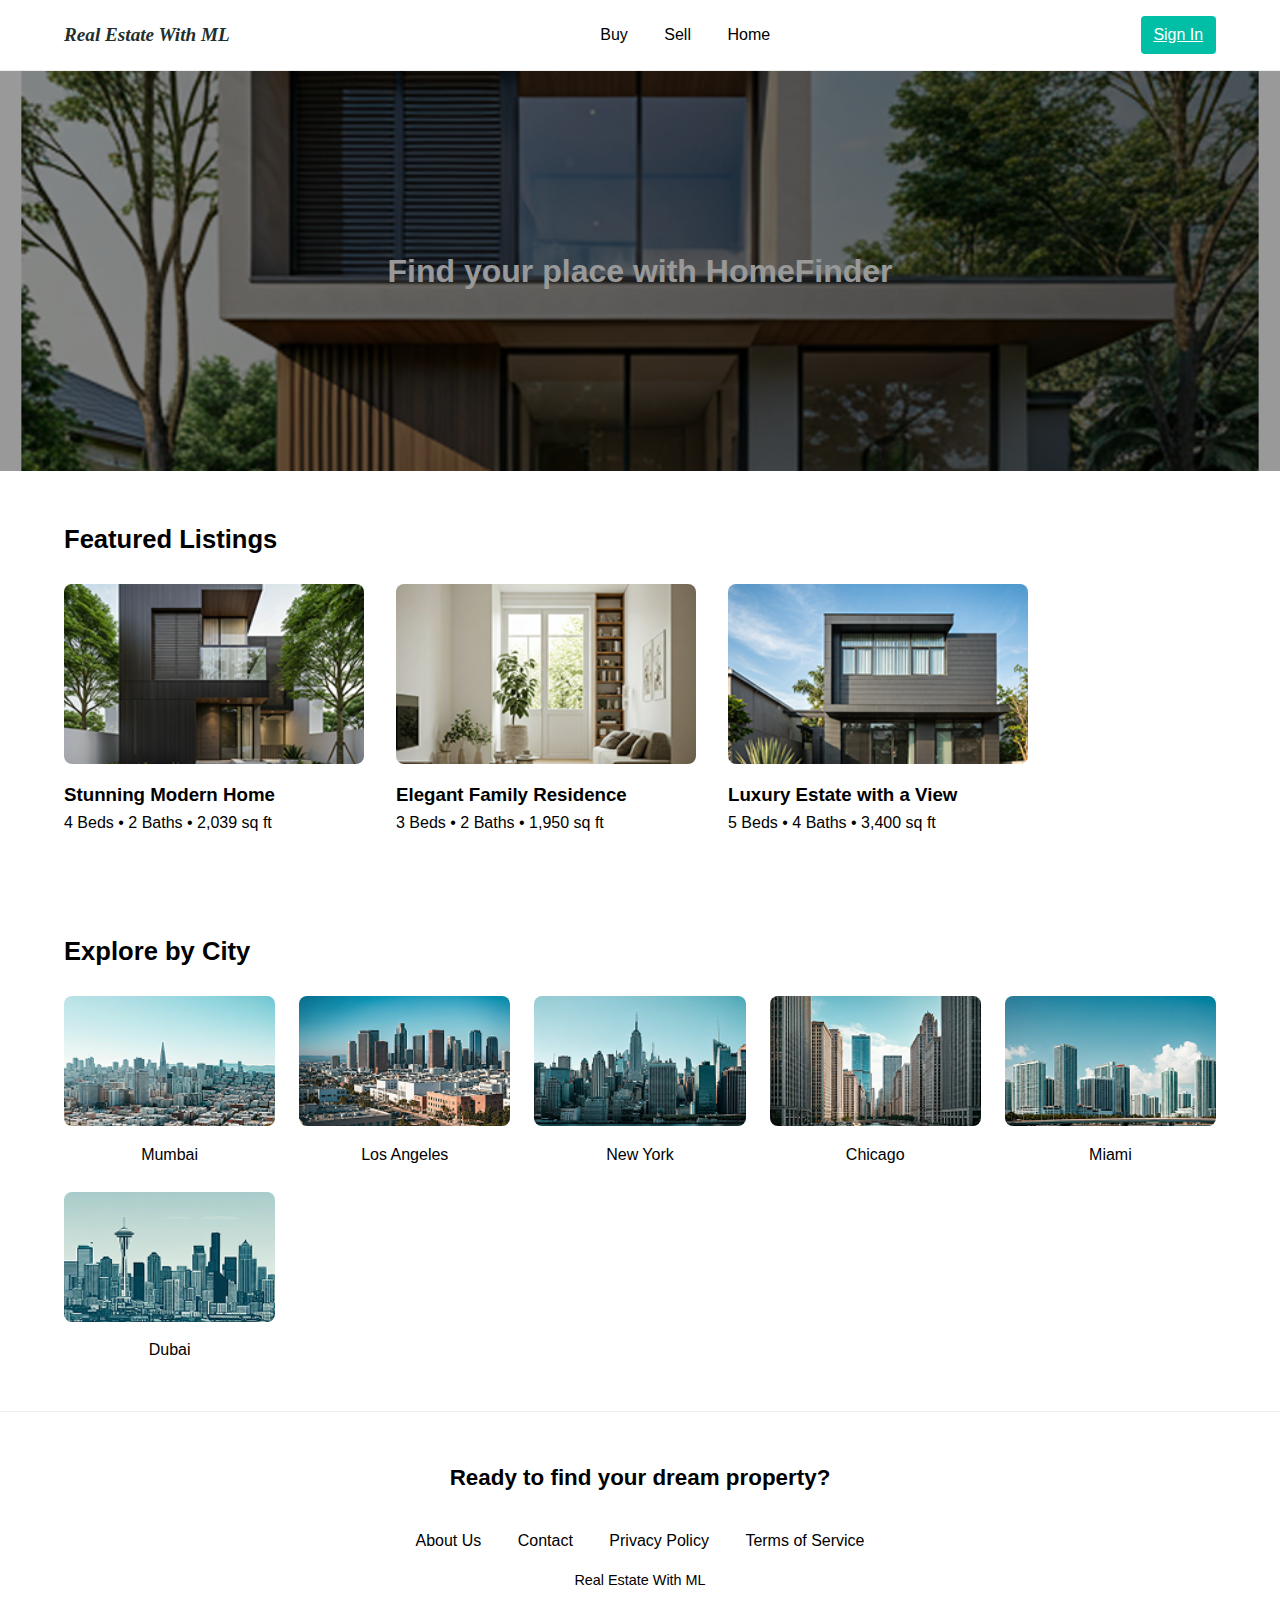
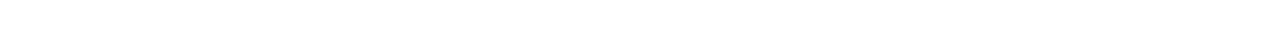
<file: index.html>
<!DOCTYPE html>
<html lang="en">
<head>
  <meta charset="UTF-8" />
  <meta name="viewport" content="width=device-width, initial-scale=1.0" />
  <title>HomeFinder</title>
  <link rel="stylesheet" href="index.css" />
</head>
<body>

  <!-- Navbar -->
  <header class="navbar">
    <div class="logo">Real Estate With ML</div>

    <nav>
      <a href="#">Buy</a>
      <a href="#">Sell</a>
      <a href="#">Home</a>
    </nav>

    <div class="search-section">
      <!-- <input type="text" placeholder="Search" /> -->
      <a href="signin.html" class="sign-in">Sign In</a>
    </div>
  </header>

  <!-- Hero Section -->
  <section class="hero">
    <div class="hero-content">
      <h1>Find your place with <span>HomeFinder</span></h1>
      <!-- <div class="search-bar">
        <input type="text" placeholder="Enter the zip code" />
        <button>Search</button> -->
      </div>
    </div>
  </section>

  <!-- Featured Listings -->
  <section class="featured">
    <h2>Featured Listings</h2>
    <div class="listings">
      <a href="listing-details.html" class="listing-card">
        <img src="photo/Depth 5, Frame 0.png" alt="Home" />
        <h3>Stunning Modern Home</h3>
        <p>4 Beds • 2 Baths • 2,039 sq ft</p>
      </a>

      <a href="listing-details.html" class="listing-card">
        <img src="photo/Depth 6 Frame 0.png" alt="Home" />
        <h3>Elegant Family Residence</h3>
        <p>3 Beds • 2 Baths • 1,950 sq ft</p>
      </a>

      <a href="listing-details.html" class="listing-card">
        <img src="photo/hero sectione.png" alt="Home" />
        <h3>Luxury Estate with a View</h3>
        <p>5 Beds • 4 Baths • 3,400 sq ft</p>
      </a>
    </div>
  </section>

  <!-- Explore by City -->
  <section class="cities">
    <h2>Explore by City</h2>
    <div class="city-grid">
      <div class="city-card">
        <img src="photo/mumbai.png" alt="">
        <p>Mumbai</p>
      </div>
      <div class="city-card">
        <img src="photo/los angles.png" alt="">
        <p>Los Angeles</p>
      </div>
      <div class="city-card">
        <img src="photo/new york.png" alt="">
        <p>New York</p>
      </div>
      <div class="city-card">
        <img src="photo/chingo.png" alt="">
        <p>Chicago</p>
      </div>
      <div class="city-card">
        <img src="photo/miami.png" alt="">
        <p>Miami</p>
      </div>
      <div class="city-card">
        <img src="photo/Dubai.png" alt="">
        <p>Dubai</p>
      </div>
    </div>
  </section>

  <!-- Footer -->
  <footer>
    <h3>Ready to find your dream property?</h3>
    <div class="footer-links">
      <a href="#">About Us</a>
      <a href="#">Contact</a>
      <a href="#">Privacy Policy</a>
      <a href="#">Terms of Service</a>
    </div>
    <p>Real Estate With ML</p>
  </footer>

</body>
</html>
</file>
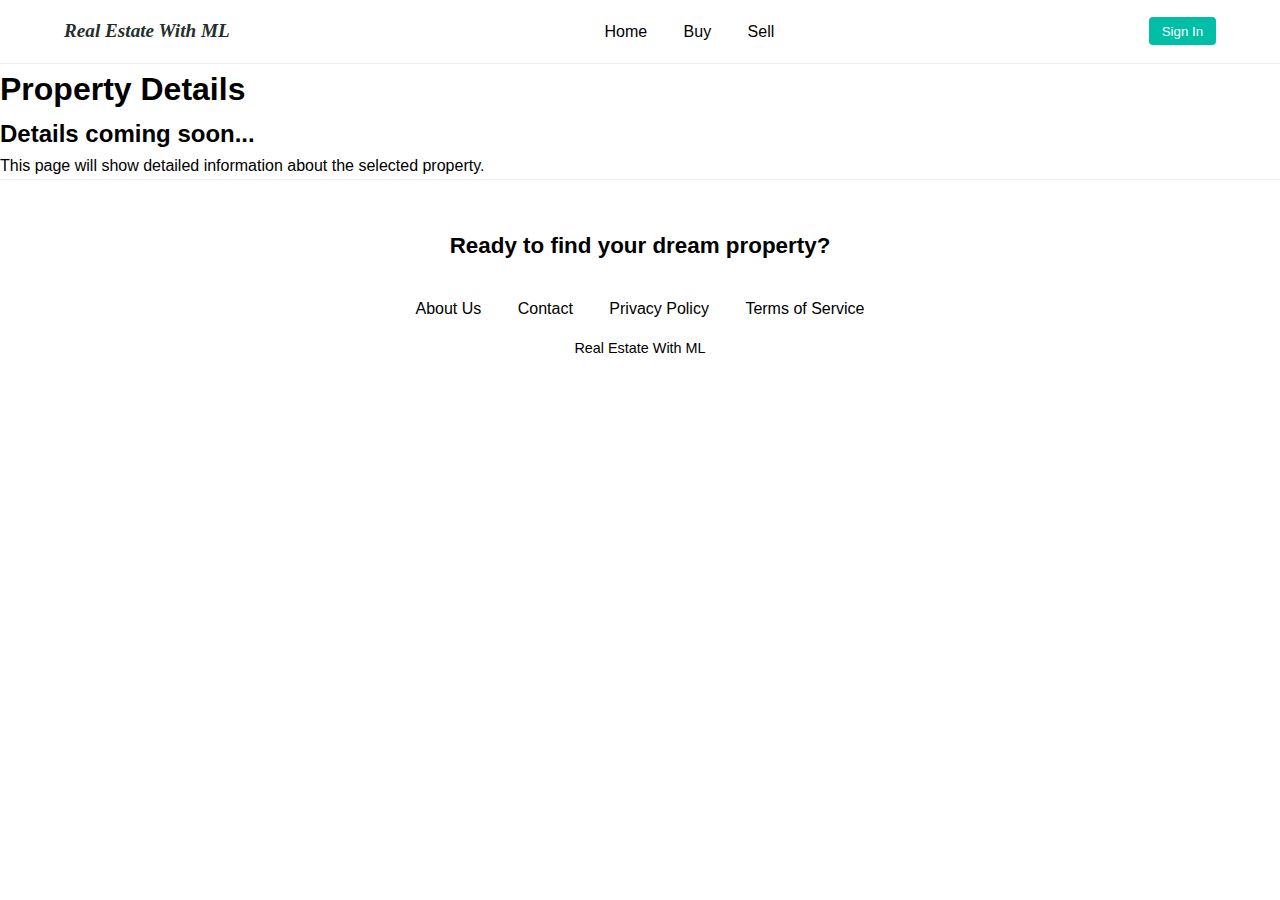
<file: listing-details.html>
<!DOCTYPE html>
<html lang="en">
<head>
    <meta charset="UTF-8">
    <meta name="viewport" content="width=device-width, initial-scale=1.0">
    <title>Listing Details - HomeFinder</title>
    <link rel="stylesheet" href="index.css">
</head>
<body>
    <!-- Navbar -->
    <header class="navbar">
        <div class="logo">Real Estate With ML</div>
        <nav>
            <a href="index.html">Home</a>
            <a href="#">Buy</a>
            <a href="#">Sell</a>
        </nav>
        <button class="sign-in">Sign In</button>
    </header>

    <main class="listing-details">
        <h1>Property Details</h1>
        <!-- Content will vary based on which listing was clicked -->
        <div class="property-info">
            <h2>Details coming soon...</h2>
            <p>This page will show detailed information about the selected property.</p>
        </div>
    </main>

    <!-- Footer -->
    <footer>
        <h3>Ready to find your dream property?</h3>
        <div class="footer-links">
            <a href="#">About Us</a>
            <a href="#">Contact</a>
            <a href="#">Privacy Policy</a>
            <a href="#">Terms of Service</a>
        </div>
        <p>Real Estate With ML</p>
    </footer>
</body>
</html>
</file>
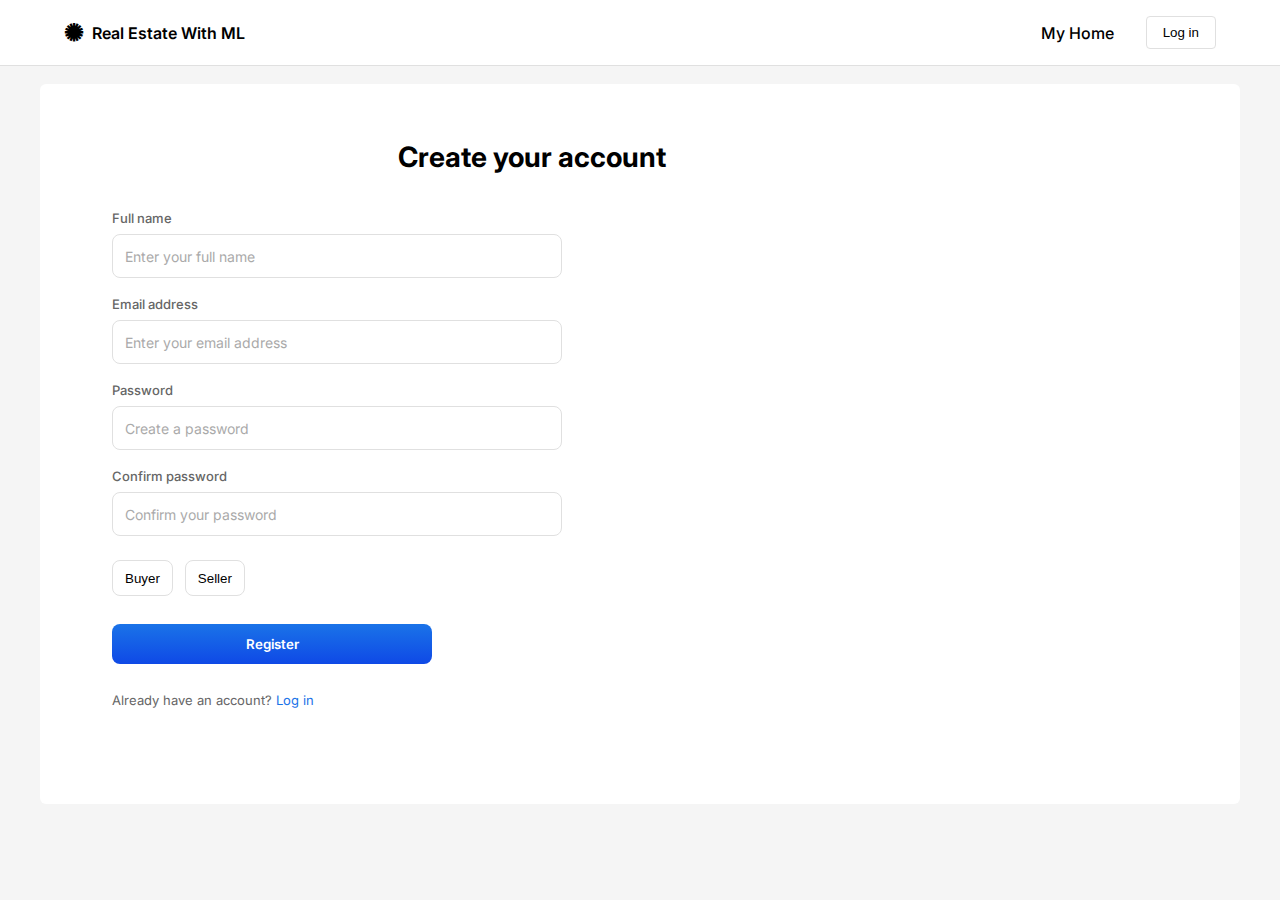
<file: siginup.html>
<!DOCTYPE html>
<html lang="en">
<head>
<meta charset="UTF-8">
<meta name="viewport" content="width=device-width,initial-scale=1" />
<title>Register — Real Estate With ML</title>
<link rel="stylesheet" href="siginup.css">
<link href="https://fonts.googleapis.com/css2?family=Inter:wght@300;400;600;700;800&display=swap" rel="stylesheet">
</head>
<body>
<header class="topbar">
<div class="brand">
<div class="logo">✺</div>
<div class="brand-text">Real Estate With ML</div>
</div>
<nav class="nav-right">
<a class="nav-link" href="#">My Home</a>
<button class="login">Log in</button>
</nav>
</header>


<main class="page-wrap">
<section class="content">
<h1 class="page-title">Create your account</h1>


<form class="register-form" autocomplete="off">
<label>
<span class="label">Full name</span>
<input type="text" placeholder="Enter your full name" />
</label>


<label>
<span class="label">Email address</span>
<input type="email" placeholder="Enter your email address" />
</label>


<label>
<span class="label">Password</span>
<input type="password" placeholder="Create a password" />
</label>


<label>
<span class="label">Confirm password</span>
<input type="password" placeholder="Confirm your password" />
</label>


<div class="role-row">
<button type="button" class="role-btn">Buyer</button>
<button type="button" class="role-btn">Seller</button>
</div>


<button type="submit" class="primary-btn">Register</button>


<p class="small">Already have an account? <a href="#">Log in</a></p>
</form>
</section>
</main>


<footer class="site-footer"></footer>
</body>
</html>
</file>
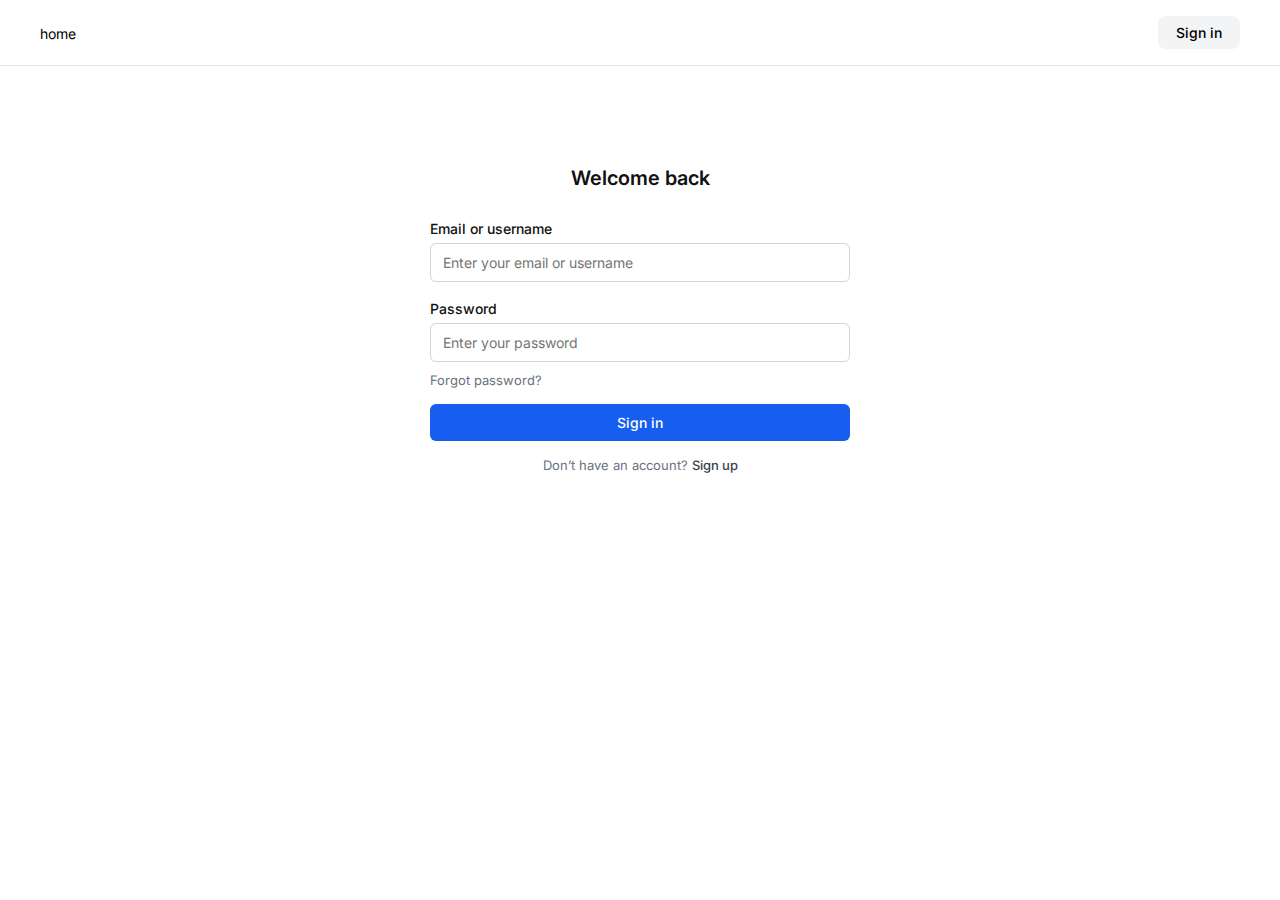
<file: signin.html>
<!DOCTYPE html>
<html lang="en">
<head>
  <meta charset="UTF-8">
  <meta name="viewport" content="width=device-width, initial-scale=1.0">
  <title>Sign in</title>
  <link rel="stylesheet" href="signin.css">
  <link href="https://fonts.googleapis.com/css2?family=Inter:wght@400;500;600&display=swap" rel="stylesheet">
</head>
<body>
  <nav>
    <div class="nav-left">
      <!-- <a href="#">Buy</a>
      <a href="#">Sell</a> -->
      <a href="index.html">home</a>
    </div>
    <div class="nav-right">
      <button class="nav-btn">Sign in</button>
    </div>
  </nav>

  <div class="container">
    <h2>Welcome back</h2>

    <form>
      <label>Email or username</label>
      <input type="text" placeholder="Enter your email or username">

      <label>Password</label>
      <input type="password" placeholder="Enter your password">

      <a href="#" class="forgot">Forgot password?</a>

      <button type="submit" class="signin-btn">Sign in <a href=""></a></button>

      <p class="bottom-text">Don’t have an account? <a href="siginup.html">Sign up</a></p>
    </form>
  </div>
</body>
</html>
</file>
<file: index.css>
* {
  margin: 0;
  padding: 0;
  box-sizing: border-box;
  font-family: 'Inter', sans-serif;
}

body {
  background: #fff;
  color: #000;
  line-height: 1.6;
}

/* Navbar */
.navbar {
  display: flex;
  align-items: center;
  justify-content: space-between;
  padding: 1rem 4rem;
  border-bottom: 1px solid #eee;
}

.logo {
  font-weight: 700;
  color: #242f2d;
  font-size: 1.2rem;
  font-style: italic;
  font-family: 'Georgia', serif;
}

nav a {
  margin: 0 1rem;
  text-decoration: none;
  color: #000;
  font-weight: 500;
}

.search-section {
  display: flex;
  align-items: center;
  gap: 0.5rem;
}

.search-section input {
  padding: 0.4rem 0.8rem;
  border-radius: 4px;
  border: 1px solid #ccc;
}

.sign-in {
  padding: 0.4rem 0.8rem;
  border: none;
  background: #00bfa6;
  cursor: pointer;
  border-radius: 4px;
  color: #fff;
  transition: all 0.3s ease;
}

.sign-in:hover {
  background: #02d809;
  transform: scale(1.1);
}

/* Hero Section */
.hero {
  background: url('photo/hero\ sectione\ 1.png') center/cover no-repeat;
  height: 400px;
  position: relative;
  display: flex;
  justify-content: center;
  align-items: center;
}

.hero::after {
  content: "";
  position: absolute;
  inset: 0;
  background: rgba(1, 1, 1, 0.4);
}

.hero-content {
  position: relative;
  text-align: center;
  color: #ffffff;
}

/* Featured Listings */
.featured {
  padding: 3rem 4rem;
}

.featured h2 {
  margin-bottom: 1.5rem;
  font-size: 1.6rem;
}

.listings {
  display: flex;
  gap: 2rem;
  flex-wrap: wrap;
}

.listing-card {
  width: 300px;
  text-decoration: none;
  color: inherit;
  display: block;
  transition: transform 0.3s ease;
}

.listing-card:hover {
  transform: translateY(-5px);
}

.listing-card img {
  width: 100%;
  height: 180px;
  border-radius: 8px;
  object-fit: cover;
  margin-bottom: 0.5rem;
}

/* Explore Cities */
.cities {
  padding: 3rem 4rem;
}

.cities h2 {
  margin-bottom: 1.5rem;
  font-size: 1.6rem;
}

.city-grid {
  display: grid;
  grid-template-columns: repeat(auto-fit, minmax(180px, 1fr));
  gap: 1.5rem;
}

.city-card {
  text-align: center;
}

.city-card img {
  width: 100%;
  height: 130px;
  object-fit: cover;
  border-radius: 8px;
  margin-bottom: 0.5rem;
}

/* Footer */
footer {
  text-align: center;
  padding: 3rem 2rem;
  border-top: 1px solid #eee;
}

footer h3 {
  margin-bottom: 2rem;
  font-size: 1.4rem;
}

.footer-links {
  margin-bottom: 1rem;
}

.footer-links a {
  margin: 0 1rem;
  text-decoration: none;
  color: #000;
}

footer p {
  font-size: 0.9rem;
  color: #000;
}

/* Responsive */
@media (max-width: 768px) {
  .navbar {
    flex-direction: column;
    gap: 1rem;
    padding: 1rem;
  }

  .listings {
    justify-content: center;
  }

  .featured, .cities {
    padding: 2rem;
  }
}
</file>
<file: siginup.css>
:root {
  --max-width: 1200px;
  --panel: #ffffff;
  --accent: #1a73e8;
  --muted: #666666;
  --border: #e0e0e0;
  --text-primary: #000000;
}

* {
  margin: 0;
  padding: 0;
  box-sizing: border-box;
}

body {
  font-family: 'Inter', sans-serif;
  background: #f5f5f5;
  color: var(--text-primary);
}

/* Topbar/Header */
.topbar {
  display: flex;
  justify-content: space-between;
  align-items: center;
  padding: 1rem 4rem;
  border-bottom: 1px solid var(--border);
  background: white;
}

.brand {
  display: flex;
  align-items: center;
  gap: 0.5rem;
}

.logo {
  font-size: 1.5rem;
  font-weight: 700;
  color: var(--text-primary);
}

.brand-text {
  font-size: 1rem;
  font-weight: 600;
  color: var(--text-primary);
}

.nav-right {
  display: flex;
  align-items: center;
  gap: 2rem;
}

.nav-link {
  text-decoration: none;
  color: var(--text-primary);
  font-weight: 500;
}

.login {
  padding: 0.5rem 1rem;
  border: 1px solid var(--border);
  background: white;
  color: var(--text-primary);
  border-radius: 4px;
  cursor: pointer;
  font-weight: 500;
}

/* Main Page */
.page-wrap {
  max-width: var(--max-width);
  margin: 18px auto;
  background: var(--panel);
  border-radius: 6px;
  min-height: 72vh;
  padding: 48px 0 96px;
}


.content {
  width: 70%;
  margin-left: 6%;
}

.page-title {
  font-size: 28px;
  font-weight: 700;
  text-align: center;
  margin: 8px auto 36px;
  max-width: 600px;
  color: var(--text-primary);
}

/* Form Styles */
.register-form {
  display: flex;
  flex-direction: column;
  gap: 18px;
  align-items: flex-start;
}

.register-form label {
  width: 450px;
  display: flex;
  flex-direction: column;
  gap: 8px;
}

.label {
  font-size: 13px;
  color: var(--muted);
  font-weight: 500;
}

.register-form input {
  width: 100%;
  height: 44px;
  padding: 10px 12px;
  border-radius: 8px;
  border: 1px solid var(--border);
  outline: none;
  font-size: 14px;
  font-family: 'Inter', sans-serif;
}

.register-form input::placeholder {
  color: #aaa;
}

.register-form input:focus {
  box-shadow: 0 6px 18px rgba(22, 97, 255, 0.08);
  border-color: rgba(22, 97, 255, 0.25);
}

/* Role Selection */
.role-row {
  display: flex;
  gap: 12px;
  margin-top: 6px;
}

.role-btn {
  height: 36px;
  padding: 6px 12px;
  border-radius: 8px;
  border: 1px solid var(--border);
  background: white;
  color: var(--text-primary);
  cursor: pointer;
  font-weight: 500;
}

.role-btn:hover {
  border-color: var(--accent);
}

/* Primary Button */
.primary-btn {
  margin-top: 10px;
  width: 320px;
  height: 40px;
  border-radius: 8px;
  border: 0;
  background: linear-gradient(180deg, var(--accent), #0f49e6);
  color: white;
  font-weight: 600;
  cursor: pointer;
  font-family: 'Inter', sans-serif;
  transition: opacity 0.3s ease;
}

.primary-btn:hover {
  opacity: 0.9;
}

/* Small Text */
.small {
  color: var(--muted);
  font-size: 13px;
  margin-top: 10px;
}

.small a {
  color: var(--accent);
  text-decoration: none;
}

.small a:hover {
  text-decoration: underline;
}

/* Footer */
.site-footer {
  background: #f5f5f5;
  padding: 2rem;
  text-align: center;
}


/* responsive tweaks */
@media (max-width: 1000px) {
  .page-wrap {
    padding: 28px;
  }
  .content {
    width: 86%;
    margin-left: 4%;
  }
  .register-form label {
    width: 100%;
  }
  .primary-btn {
    width: 100%;
  }
}

@media (max-width: 640px) {
  .topbar {
    padding: 0 12px;
    flex-direction: column;
    gap: 1rem;
  }
  .page-title {
    text-align: left;
    margin-left: 4%;
  }
  .content {
    width: 92%;
    margin-left: 4%;
  }
}
</file>
<file: signin.css>
* {
  margin: 0;
  padding: 0;
  box-sizing: border-box;
  font-family: 'Inter', sans-serif;
}

body {
  background-color: #fff;
  color: #111;
}

/* NAVBAR */
nav {
  display: flex;
  justify-content: space-between;
  align-items: center;
  padding: 16px 40px;
  border-bottom: 1px solid #e5e7eb;
}

nav a {
  text-decoration: none;
  color: #000;
  font-size: 14px;
  margin-right: 20px;
}

.nav-right {
  display: flex;
  align-items: center;
}

.nav-btn {
  background: #f3f4f6;
  border: none;
  padding: 8px 18px;
  border-radius: 8px;
  font-size: 14px;
  cursor: pointer;
  font-weight: 500;
}

/* MAIN CONTENT */
.container {
  width: 100%;
  max-width: 420px;
  margin: 100px auto;
}

h2 {
  text-align: center;
  font-size: 20px;
  font-weight: 600;
  margin-bottom: 30px;
}

form {
  display: flex;
  flex-direction: column;
}

label {
  font-size: 14px;
  font-weight: 500;
  margin-bottom: 6px;
}

input {
  padding: 10px 12px;
  border: 1px solid #d1d5db;
  border-radius: 6px;
  margin-bottom: 18px;
  font-size: 14px;
}

input:focus {
  outline: none;
  border-color: #2563eb;
}

.forgot {
  font-size: 13px;
  color: #6b7280;
  text-decoration: none;
  margin-top: -8px;
  margin-bottom: 16px;
  text-align: left;
}

.signin-btn {
  background-color: #155EEF;
  color: #fff;
  border: none;
  padding: 10px;
  font-size: 14px;
  border-radius: 6px;
  cursor: pointer;
  font-weight: 500;
}

.signin-btn:hover {
  background-color: #0b4de0;
}

.bottom-text {
  text-align: center;
  font-size: 13px;
  color: #6b7280;
  margin-top: 16px;
}

.bottom-text a {
  color: #374151;
  text-decoration: none;
  font-weight: 500;
}
</file>
